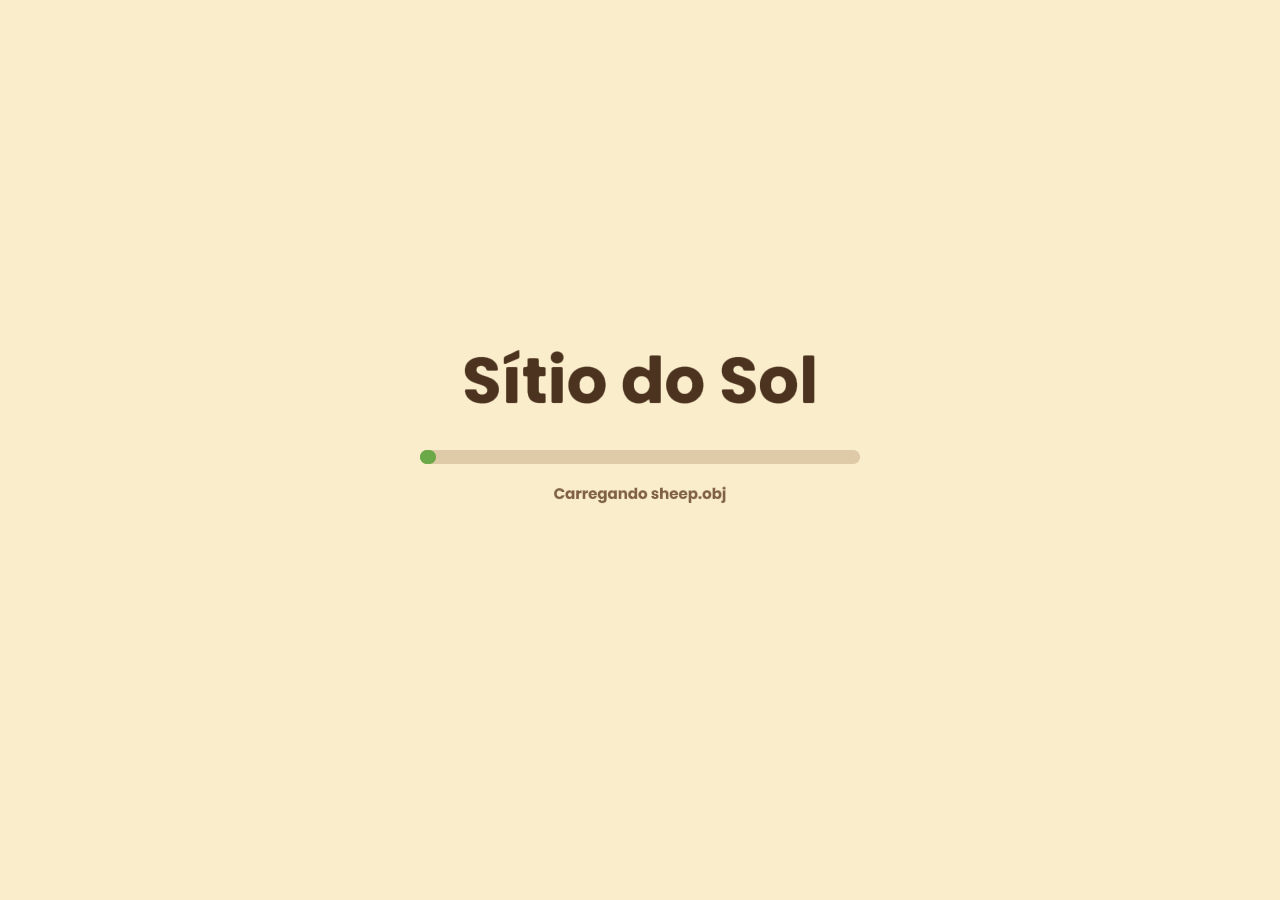
<file: index.html>
<!doctype html>
<html lang="pt-BR">
<head>
  <meta charset="utf-8">
  <meta name="viewport" content="width=device-width, initial-scale=1, maximum-scale=1, user-scalable=no, viewport-fit=cover">
  <meta name="theme-color" content="#f9eccc">
  <meta name="apple-mobile-web-app-capable" content="yes">
  <meta name="mobile-web-app-capable" content="yes">
  <title>Sítio do Sol</title>
  <meta name="description" content="Jogo 3D de fazendinha feito com WebGL2 puro: Phong, sombras, leitor OBJ próprio.">
  <link rel="icon" href="data:,">
  <link rel="stylesheet" href="css/style.css">
</head>
<body>
  <!-- The canvas is the only drawing surface: every pixel is produced by WebGL2. -->
  <canvas id="game" tabindex="0"></canvas>
  <div id="boot">Carregando…</div>
  <pre id="error"></pre>
  <noscript>Ative o JavaScript para jogar.</noscript>
  <script type="module" src="src/main.js"></script>
</body>
</html>
</file>
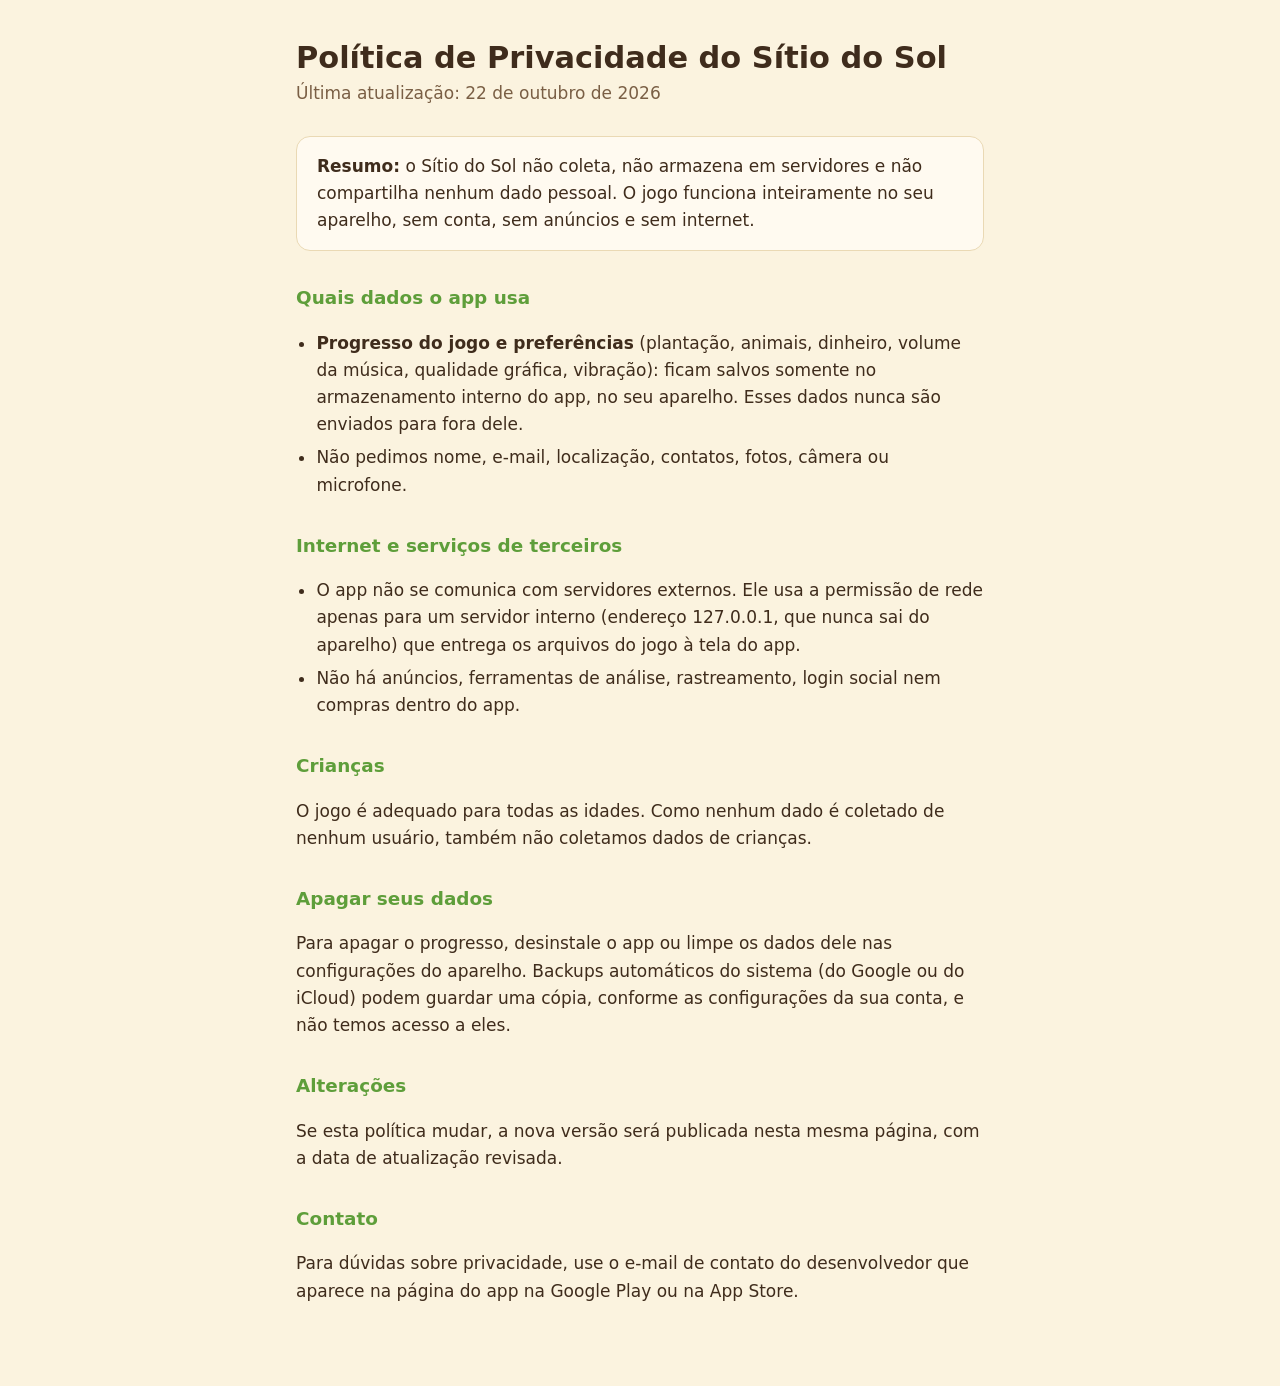
<file: privacidade.html>
<!doctype html>
<html lang="pt-BR">
<head>
  <meta charset="utf-8">
  <meta name="viewport" content="width=device-width, initial-scale=1">
  <title>Política de Privacidade · Sítio do Sol</title>
  <style>
    :root {
      --bg: #fbf3df;
      --card: #fffaf0;
      --text: #3f2c1c;
      --muted: #7a5f45;
      --accent: #5e9e3a;
      --line: #ead9b4;
    }
    @media (prefers-color-scheme: dark) {
      :root {
        --bg: #1f1a14;
        --card: #2a231b;
        --text: #f3e8d4;
        --muted: #c5b293;
        --accent: #8fd16a;
        --line: #3d3326;
      }
    }
    * { box-sizing: border-box; }
    body {
      margin: 0;
      background: var(--bg);
      color: var(--text);
      font: 17px/1.6 system-ui, -apple-system, "Segoe UI", Roboto, sans-serif;
    }
    main {
      max-width: 720px;
      margin: 0 auto;
      padding: 40px 16px 64px;
    }
    h1 { font-size: 1.9rem; line-height: 1.2; margin: 0 0 4px; }
    h2 { font-size: 1.15rem; margin: 32px 0 8px; color: var(--accent); }
    .updated { color: var(--muted); margin: 0 0 28px; }
    .summary {
      background: var(--card);
      border: 1px solid var(--line);
      border-radius: 14px;
      padding: 16px 20px;
    }
    .summary p { margin: 0; }
    ul { padding-left: 1.2em; }
    li { margin: 6px 0; }
  </style>
</head>
<body>
<main>
  <h1>Política de Privacidade do Sítio do Sol</h1>
  <p class="updated">Última atualização: 22 de outubro de 2026</p>

  <div class="summary">
    <p><strong>Resumo:</strong> o Sítio do Sol não coleta, não armazena em servidores e não compartilha nenhum dado pessoal. O jogo funciona inteiramente no seu aparelho, sem conta, sem anúncios e sem internet.</p>
  </div>

  <h2>Quais dados o app usa</h2>
  <ul>
    <li><strong>Progresso do jogo e preferências</strong> (plantação, animais, dinheiro, volume da música, qualidade gráfica, vibração): ficam salvos somente no armazenamento interno do app, no seu aparelho. Esses dados nunca são enviados para fora dele.</li>
    <li>Não pedimos nome, e-mail, localização, contatos, fotos, câmera ou microfone.</li>
  </ul>

  <h2>Internet e serviços de terceiros</h2>
  <ul>
    <li>O app não se comunica com servidores externos. Ele usa a permissão de rede apenas para um servidor interno (endereço 127.0.0.1, que nunca sai do aparelho) que entrega os arquivos do jogo à tela do app.</li>
    <li>Não há anúncios, ferramentas de análise, rastreamento, login social nem compras dentro do app.</li>
  </ul>

  <h2>Crianças</h2>
  <p>O jogo é adequado para todas as idades. Como nenhum dado é coletado de nenhum usuário, também não coletamos dados de crianças.</p>

  <h2>Apagar seus dados</h2>
  <p>Para apagar o progresso, desinstale o app ou limpe os dados dele nas configurações do aparelho. Backups automáticos do sistema (do Google ou do iCloud) podem guardar uma cópia, conforme as configurações da sua conta, e não temos acesso a eles.</p>

  <h2>Alterações</h2>
  <p>Se esta política mudar, a nova versão será publicada nesta mesma página, com a data de atualização revisada.</p>

  <h2>Contato</h2>
  <p>Para dúvidas sobre privacidade, use o e-mail de contato do desenvolvedor que aparece na página do app na Google Play ou na App Store.</p>
</main>
</body>
</html>
</file>
<file: css/style.css>
/* Page layout only: a full-window canvas. No drawing happens here. */
html, body {
  margin: 0;
  height: 100%;
  overflow: hidden;
  background: #f9eccc;
  overscroll-behavior: none;
  -webkit-user-select: none;
  user-select: none;
  -webkit-touch-callout: none;
  -webkit-tap-highlight-color: transparent;
}

#game {
  display: block;
  width: 100vw;
  height: 100vh;
  height: 100dvh;
  outline: none;
  touch-action: none;   /* touches drive the game, not page scrolling or zooming */
}

#boot {
  position: fixed;
  inset: 0;
  display: flex;
  align-items: center;
  justify-content: center;
  font: 600 20px system-ui, sans-serif;
  color: #6b4a2f;
  pointer-events: none;
}

#error {
  display: none;
  position: fixed;
  left: 16px;
  right: 16px;
  bottom: 16px;
  margin: 0;
  padding: 12px 16px;
  background: #fff3f0;
  color: #8a2418;
  border: 2px solid #d0644f;
  border-radius: 8px;
  font: 14px ui-monospace, monospace;
  white-space: pre-wrap;
}
</file>
